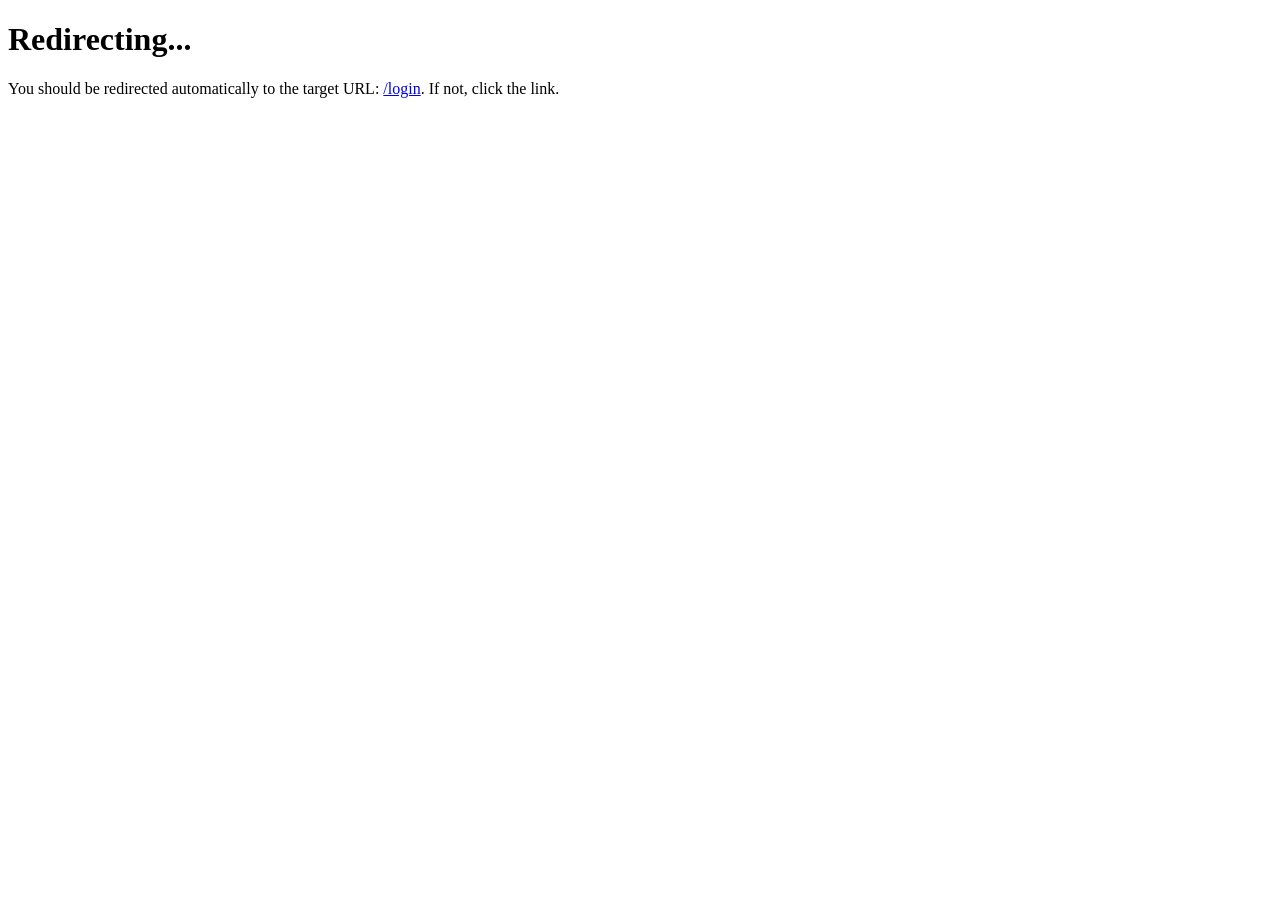
<file: d5.html>
<!DOCTYPE html>
<html lang="en"><head><title>Redirecting...</title>
</head><body><h1>Redirecting...</h1>
<p>You should be redirected automatically to the target URL: <a href="/login">/login</a>. If not, click the link.
</p></body></html>
</file>
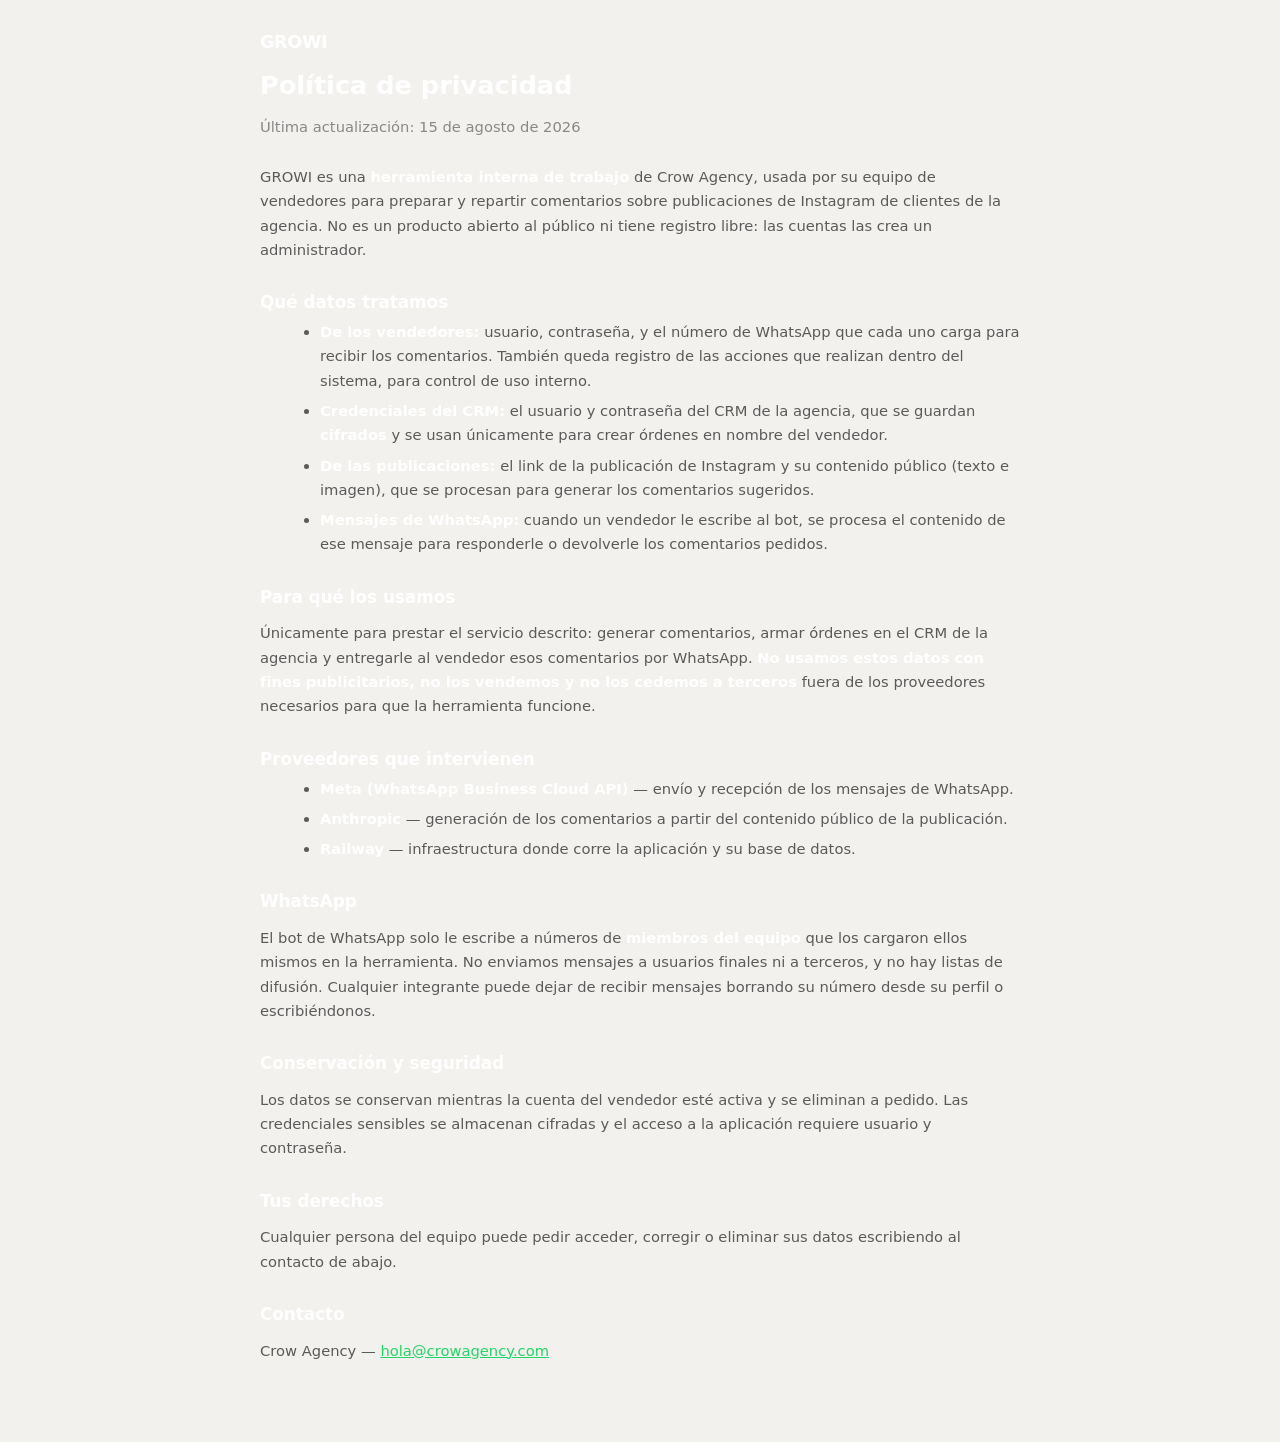
<file: whatsappService/privacy.html>
<!DOCTYPE html>
<html lang="es">
<head>
<meta charset="UTF-8" />
<meta name="viewport" content="width=device-width, initial-scale=1.0" />
<title>GROWI — Política de privacidad</title>
<style>
    body{margin:0;background:#1a1a1a;color:#e8e8e8;font-family:Inter,system-ui,sans-serif}
    @media(prefers-color-scheme:light){body{background:#f2f1ee;color:#5a5a5a}
      .priv h1,.priv h2,.priv b,.priv-marca{color:#0f0f0f}}
    .priv{max-width:760px;margin:0 auto;padding:32px 20px 64px}
    .priv h1{font-size:1.6rem;font-weight:800;margin:18px 0 6px;color:#fff}
    .priv h2{font-size:1.05rem;font-weight:800;margin:30px 0 8px;color:#fff}
    .priv p,.priv li{font-size:.92rem;line-height:1.65}
    .priv ul{margin:8px 0 8px 20px}.priv li{margin-bottom:6px}
    .priv b{color:#fff}.priv a{color:#25d366}
    .priv-fecha{font-size:.8rem;color:#888;margin-bottom:26px}
    .priv-marca{font-weight:900;letter-spacing:-.02em;font-size:1.1rem;color:#fff}
</style>
</head>
<body>
  <div class="priv">
    <div class="priv-marca">GROWI</div>

    <h1>Política de privacidad</h1>
    <p class="priv-fecha">Última actualización: 15 de agosto de 2026</p>

    <p>
      GROWI es una <b>herramienta interna de trabajo</b> de Crow Agency, usada por
      su equipo de vendedores para preparar y repartir comentarios sobre
      publicaciones de Instagram de clientes de la agencia. No es un producto
      abierto al público ni tiene registro libre: las cuentas las crea un
      administrador.
    </p>

    <h2>Qué datos tratamos</h2>
    <ul>
      <li><b>De los vendedores:</b> usuario, contraseña, y el número de WhatsApp
        que cada uno carga para recibir los comentarios. También queda registro de
        las acciones que realizan dentro del sistema, para control de uso interno.</li>
      <li><b>Credenciales del CRM:</b> el usuario y contraseña del CRM de la
        agencia, que se guardan <b>cifrados</b> y se usan únicamente para crear
        órdenes en nombre del vendedor.</li>
      <li><b>De las publicaciones:</b> el link de la publicación de Instagram y su
        contenido público (texto e imagen), que se procesan para generar los
        comentarios sugeridos.</li>
      <li><b>Mensajes de WhatsApp:</b> cuando un vendedor le escribe al bot, se
        procesa el contenido de ese mensaje para responderle o devolverle los
        comentarios pedidos.</li>
    </ul>

    <h2>Para qué los usamos</h2>
    <p>
      Únicamente para prestar el servicio descrito: generar comentarios, armar
      órdenes en el CRM de la agencia y entregarle al vendedor esos comentarios
      por WhatsApp. <b>No usamos estos datos con fines publicitarios, no los
      vendemos y no los cedemos a terceros</b> fuera de los proveedores necesarios
      para que la herramienta funcione.
    </p>

    <h2>Proveedores que intervienen</h2>
    <ul>
      <li><b>Meta (WhatsApp Business Cloud API)</b> — envío y recepción de los
        mensajes de WhatsApp.</li>
      <li><b>Anthropic</b> — generación de los comentarios a partir del contenido
        público de la publicación.</li>
      <li><b>Railway</b> — infraestructura donde corre la aplicación y su base de
        datos.</li>
    </ul>

    <h2>WhatsApp</h2>
    <p>
      El bot de WhatsApp solo le escribe a números de <b>miembros del equipo</b>
      que los cargaron ellos mismos en la herramienta. No enviamos mensajes a
      usuarios finales ni a terceros, y no hay listas de difusión. Cualquier
      integrante puede dejar de recibir mensajes borrando su número desde su
      perfil o escribiéndonos.
    </p>

    <h2>Conservación y seguridad</h2>
    <p>
      Los datos se conservan mientras la cuenta del vendedor esté activa y se
      eliminan a pedido. Las credenciales sensibles se almacenan cifradas y el
      acceso a la aplicación requiere usuario y contraseña.
    </p>

    <h2>Tus derechos</h2>
    <p>
      Cualquier persona del equipo puede pedir acceder, corregir o eliminar sus
      datos escribiendo al contacto de abajo.
    </p>

    <h2>Contacto</h2>
    <p>
      Crow Agency — <a href="mailto:hola@crowagency.com">hola@crowagency.com</a>
    </p>
  </div>
</body>
</html>
</file>
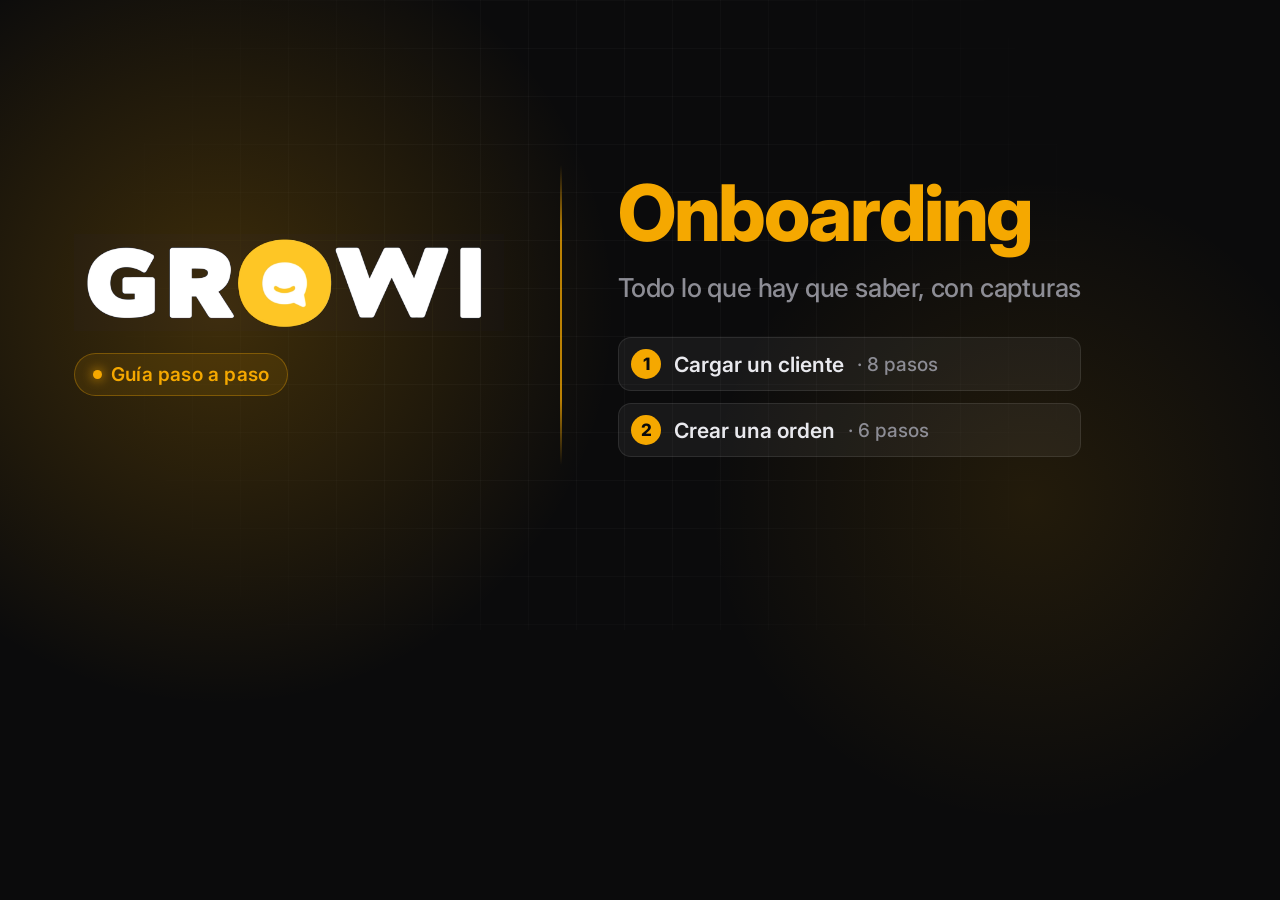
<file: webService/static/_thumb-onboarding.html>
<!DOCTYPE html>
<html lang="es">
<head>
<meta charset="utf-8" />
<link href="https://fonts.googleapis.com/css2?family=Inter:wght@400;500;600;700;800;900&display=swap" rel="stylesheet" />
<!-- Miniatura de la sección de ayuda (la que se ve al pegar el link en WhatsApp,
     Slack, etc.). Mismo molde que _thumb.html, para que las dos previews se
     vean de la misma familia. Se renderiza a og-onboarding.png:

     chrome --headless=new --screenshot=og-onboarding.png --window-size=1200,630 _thumb-onboarding.html
-->
<style>
  * { margin:0; padding:0; box-sizing:border-box; }
  body { width:1200px; height:630px; background:#0b0b0c; font-family:Inter,-apple-system,sans-serif;
         display:flex; align-items:center; overflow:hidden; position:relative; }
  .glow { position:absolute; width:900px; height:900px; border-radius:50%;
          background:radial-gradient(circle, rgba(245,168,0,.22) 0%, rgba(245,168,0,0) 62%);
          left:-230px; top:-140px; }
  .glow2 { position:absolute; width:700px; height:700px; border-radius:50%;
           background:radial-gradient(circle, rgba(245,168,0,.10) 0%, rgba(245,168,0,0) 65%);
           right:-180px; bottom:-220px; }
  .grid { position:absolute; inset:0;
          background-image:linear-gradient(rgba(255,255,255,.028) 1px, transparent 1px),
                           linear-gradient(90deg, rgba(255,255,255,.028) 1px, transparent 1px);
          background-size:48px 48px;
          -webkit-mask-image:radial-gradient(circle at 50% 45%, #000 35%, transparent 78%); }
  .wrap { position:relative; display:flex; align-items:center; gap:56px; padding:0 74px; width:100%; }
  .left { flex:0 0 auto; display:flex; flex-direction:column; gap:22px; align-items:flex-start; }
  .left img { width:430px; display:block; mix-blend-mode:lighten; }
  .badge { display:inline-flex; align-items:center; gap:9px; padding:9px 18px; border-radius:999px;
           background:rgba(245,168,0,.10); border:1px solid rgba(245,168,0,.32);
           color:#F5A800; font-size:19px; font-weight:600; letter-spacing:.2px; }
  .dot { width:9px; height:9px; border-radius:50%; background:#F5A800; box-shadow:0 0 12px #F5A800; }
  .divider { width:2px; height:300px; flex:0 0 auto;
             background:linear-gradient(180deg, transparent, rgba(245,168,0,.75) 22%, rgba(245,168,0,.75) 78%, transparent); }
  .right h1 { font-size:78px; line-height:1.02; font-weight:800; color:#F5A800; letter-spacing:-2.4px; }
  .right p { margin-top:20px; font-size:26px; color:#8d8d95; white-space:nowrap; font-weight:500; letter-spacing:-.2px; }
  /* Las dos guías, numeradas igual que en la pantalla. */
  .guias { margin-top:34px; display:flex; flex-direction:column; gap:12px; }
  .guia { display:flex; align-items:center; gap:13px; padding:11px 18px 11px 12px; border-radius:13px;
          background:rgba(255,255,255,.055); border:1px solid rgba(255,255,255,.09);
          color:#e9e9ee; font-size:21px; font-weight:600; }
  .n { width:30px; height:30px; flex:0 0 auto; border-radius:50%; background:#F5A800; color:#0b0b0c;
       font-size:17px; font-weight:800; display:flex; align-items:center; justify-content:center; }
  .guia em { font-style:normal; color:#8d8d95; font-weight:500; font-size:19px; }
</style>
</head>
<body>
  <div class="glow"></div><div class="glow2"></div><div class="grid"></div>
  <div class="wrap">
    <div class="left">
      <img src="growi.png" alt="GROWI" />
      <div class="badge"><span class="dot"></span> Guía paso a paso</div>
    </div>
    <div class="divider"></div>
    <div class="right">
      <h1>Onboarding</h1>
      <p>Todo lo que hay que saber, con capturas</p>
      <div class="guias">
        <div class="guia"><span class="n">1</span> Cargar un cliente <em>· 8 pasos</em></div>
        <div class="guia"><span class="n">2</span> Crear una orden <em>· 6 pasos</em></div>
      </div>
    </div>
  </div>
</body>
</html>
</file>
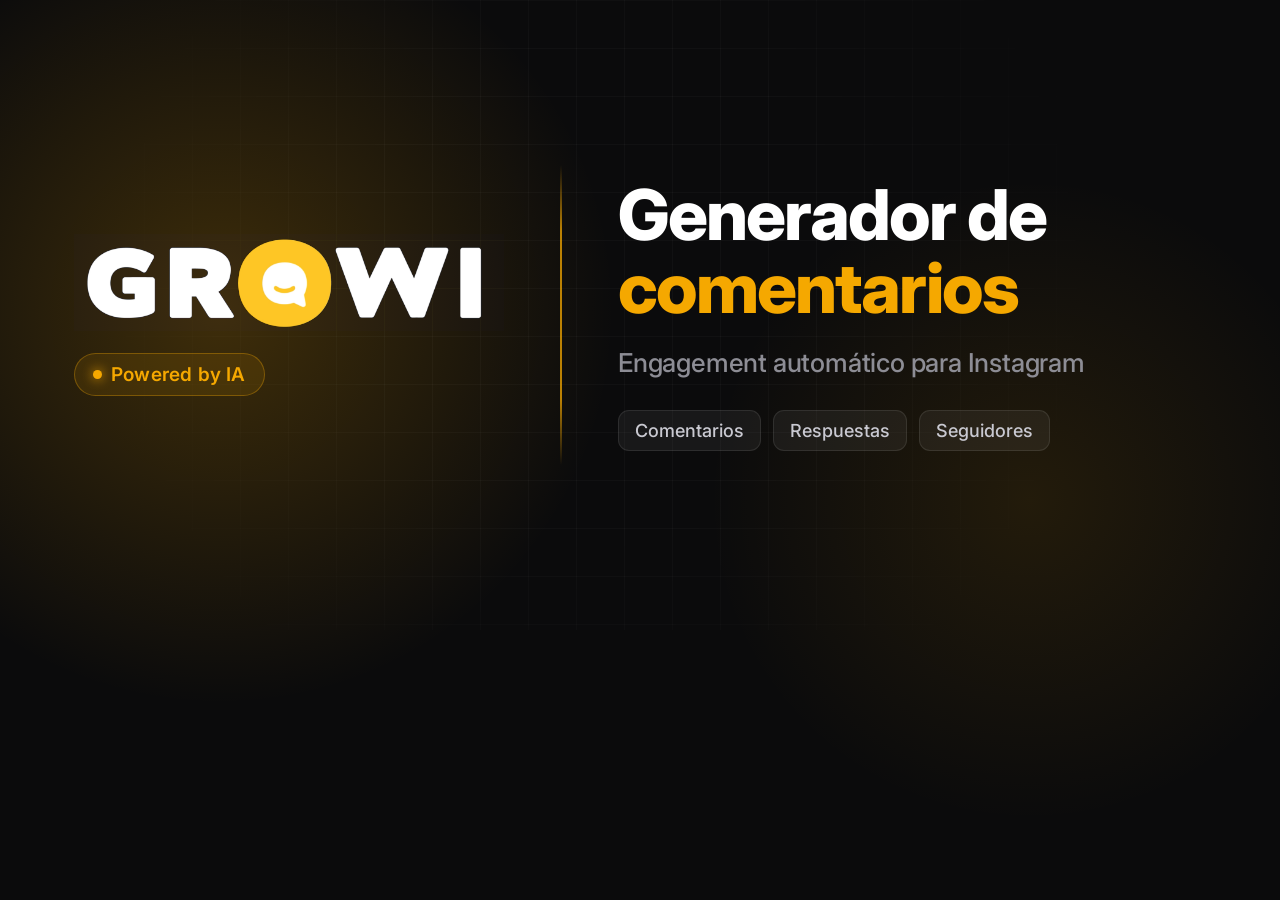
<file: webService/static/_thumb.html>
<!DOCTYPE html>
<html lang="es">
<head>
<meta charset="utf-8" />
<link href="https://fonts.googleapis.com/css2?family=Inter:wght@400;500;600;700;800;900&display=swap" rel="stylesheet" />
<style>
  * { margin:0; padding:0; box-sizing:border-box; }
  body { width:1200px; height:630px; background:#0b0b0c; font-family:Inter,-apple-system,sans-serif;
         display:flex; align-items:center; overflow:hidden; position:relative; }
  .glow { position:absolute; width:900px; height:900px; border-radius:50%;
          background:radial-gradient(circle, rgba(245,168,0,.22) 0%, rgba(245,168,0,0) 62%);
          left:-230px; top:-140px; }
  .glow2 { position:absolute; width:700px; height:700px; border-radius:50%;
           background:radial-gradient(circle, rgba(245,168,0,.10) 0%, rgba(245,168,0,0) 65%);
           right:-180px; bottom:-220px; }
  .grid { position:absolute; inset:0;
          background-image:linear-gradient(rgba(255,255,255,.028) 1px, transparent 1px),
                           linear-gradient(90deg, rgba(255,255,255,.028) 1px, transparent 1px);
          background-size:48px 48px;
          -webkit-mask-image:radial-gradient(circle at 50% 45%, #000 35%, transparent 78%); }
  .wrap { position:relative; display:flex; align-items:center; gap:56px; padding:0 74px; width:100%; }
  .left { flex:0 0 auto; display:flex; flex-direction:column; gap:22px; align-items:flex-start; }
  .left img { width:430px; display:block; mix-blend-mode:lighten; }
  .badge { display:inline-flex; align-items:center; gap:9px; padding:9px 18px; border-radius:999px;
           background:rgba(245,168,0,.10); border:1px solid rgba(245,168,0,.32);
           color:#F5A800; font-size:19px; font-weight:600; letter-spacing:.2px; }
  .dot { width:9px; height:9px; border-radius:50%; background:#F5A800; box-shadow:0 0 12px #F5A800; }
  .divider { width:2px; height:300px; flex:0 0 auto;
             background:linear-gradient(180deg, transparent, rgba(245,168,0,.75) 22%, rgba(245,168,0,.75) 78%, transparent); }
  .right h1 { font-size:70px; line-height:1.04; font-weight:800; color:#fff; letter-spacing:-2px; }
  .right h1 span { color:#F5A800; }
  .right p { margin-top:22px; font-size:26px; color:#8d8d95; white-space:nowrap; font-weight:500; letter-spacing:-.2px; }
  .chips { margin-top:32px; display:flex; gap:12px; }
  .chip { padding:9px 16px; border-radius:11px; background:rgba(255,255,255,.055);
          border:1px solid rgba(255,255,255,.09); color:#c9c9d1; font-size:18px; font-weight:500; }
</style>
</head>
<body>
  <div class="glow"></div><div class="glow2"></div><div class="grid"></div>
  <div class="wrap">
    <div class="left">
      <img src="growi.png" alt="GROWI" />
      <div class="badge"><span class="dot"></span> Powered by IA</div>
    </div>
    <div class="divider"></div>
    <div class="right">
      <h1>Generador de<br /><span>comentarios</span></h1>
      <p>Engagement automático para Instagram</p>
      <div class="chips"><div class="chip">Comentarios</div><div class="chip">Respuestas</div><div class="chip">Seguidores</div></div>
    </div>
  </div>
</body>
</html>
</file>
